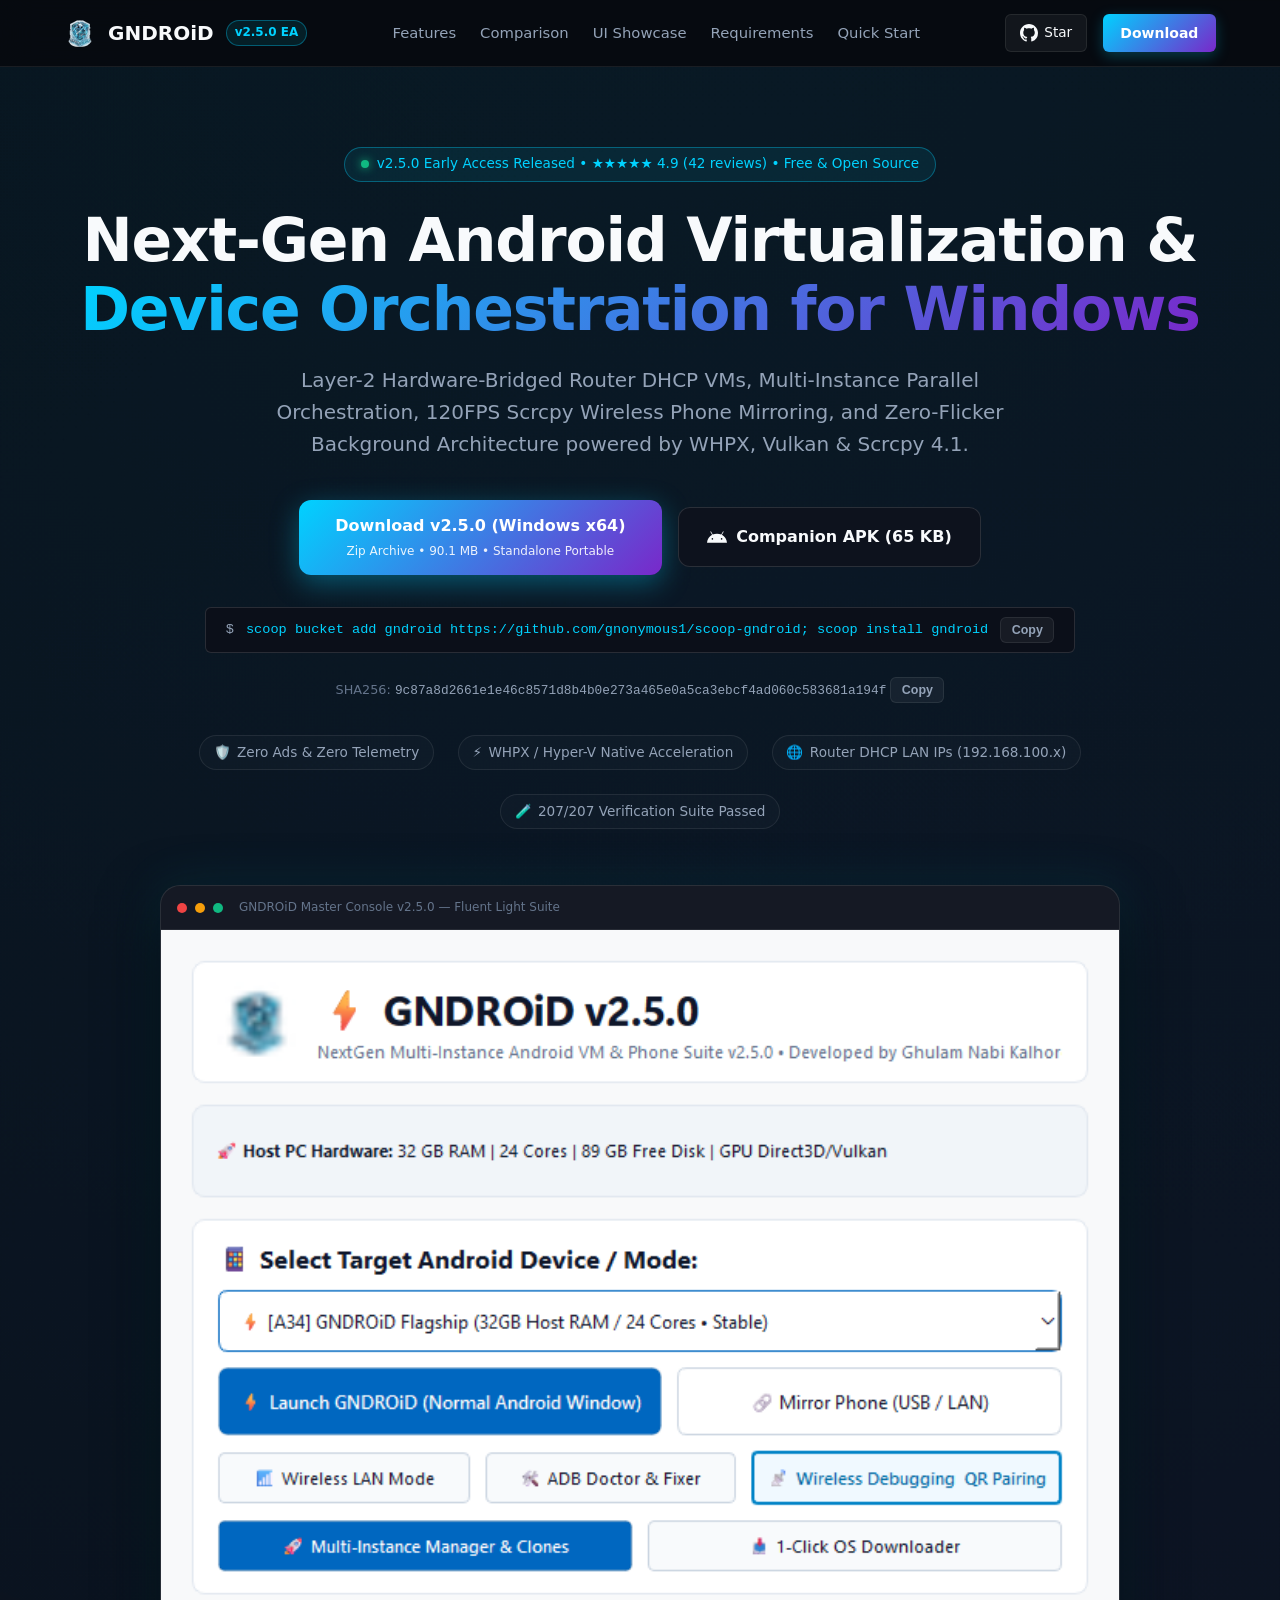
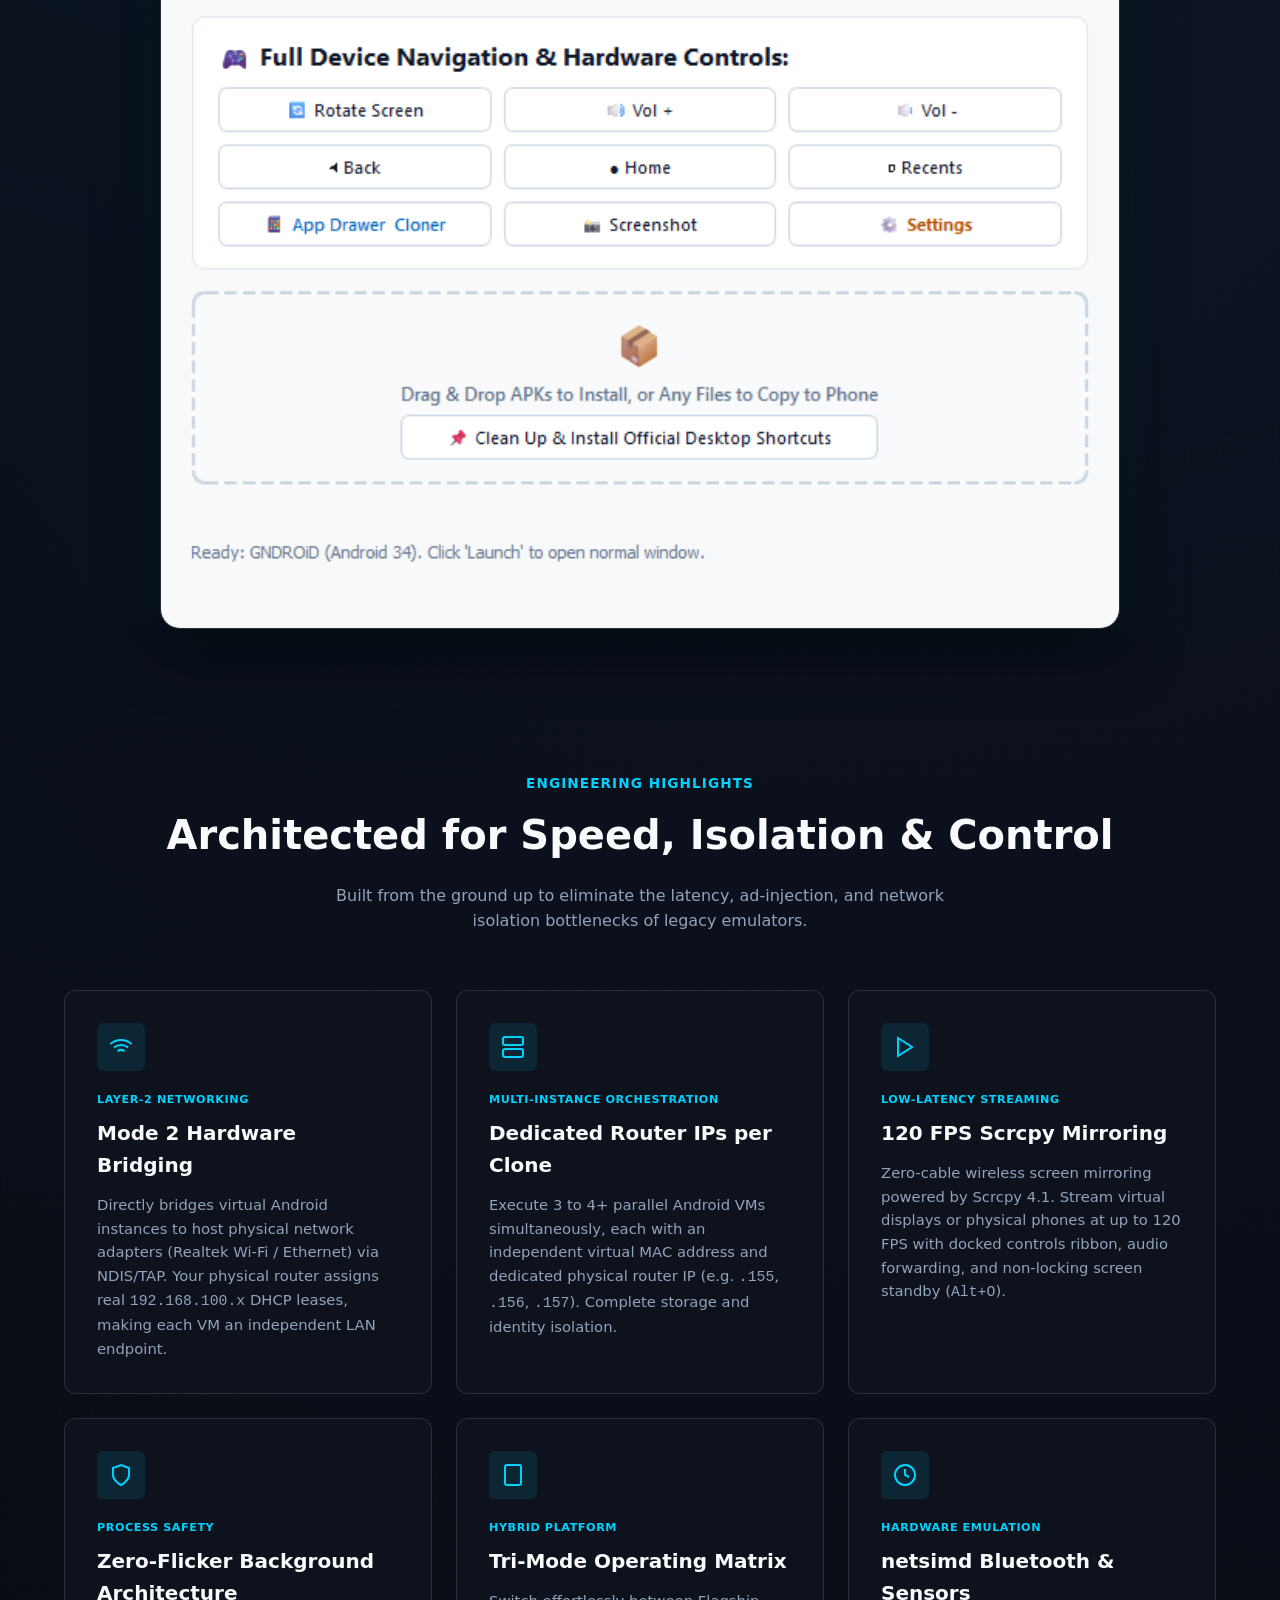
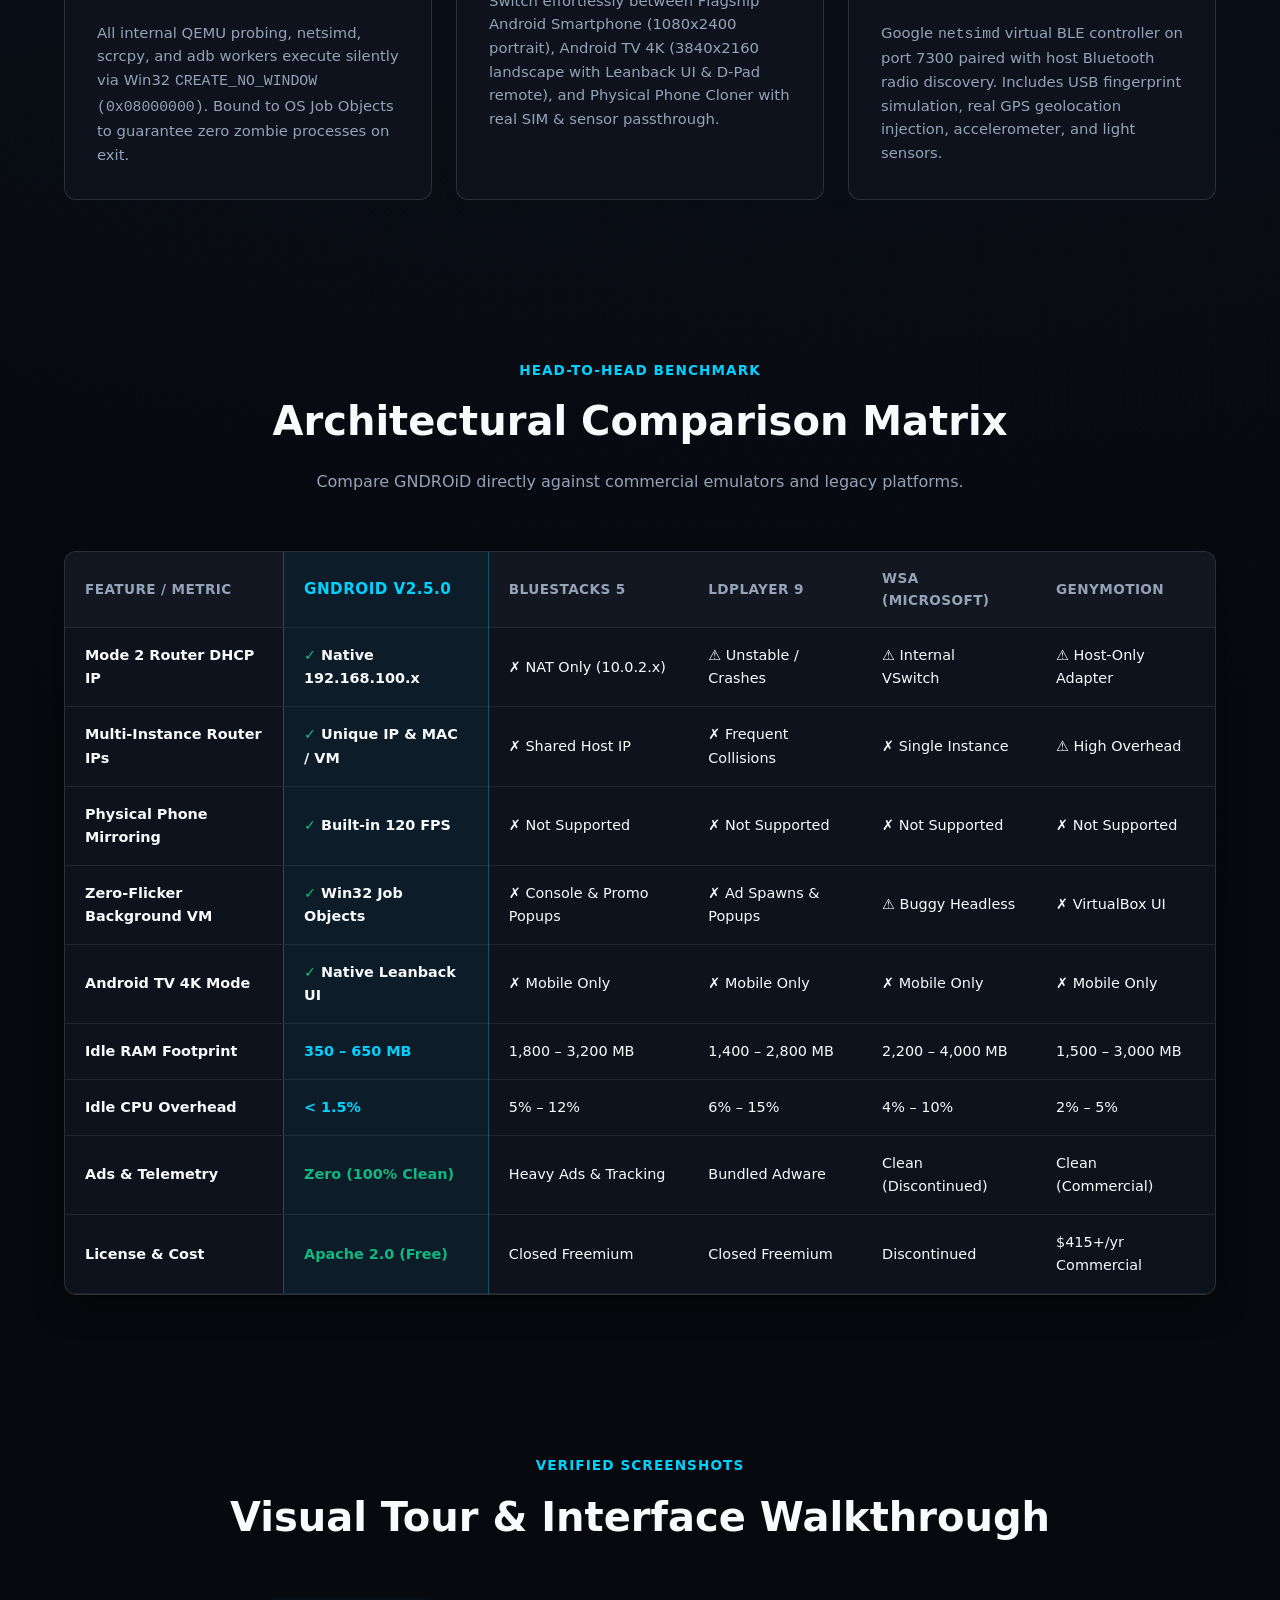
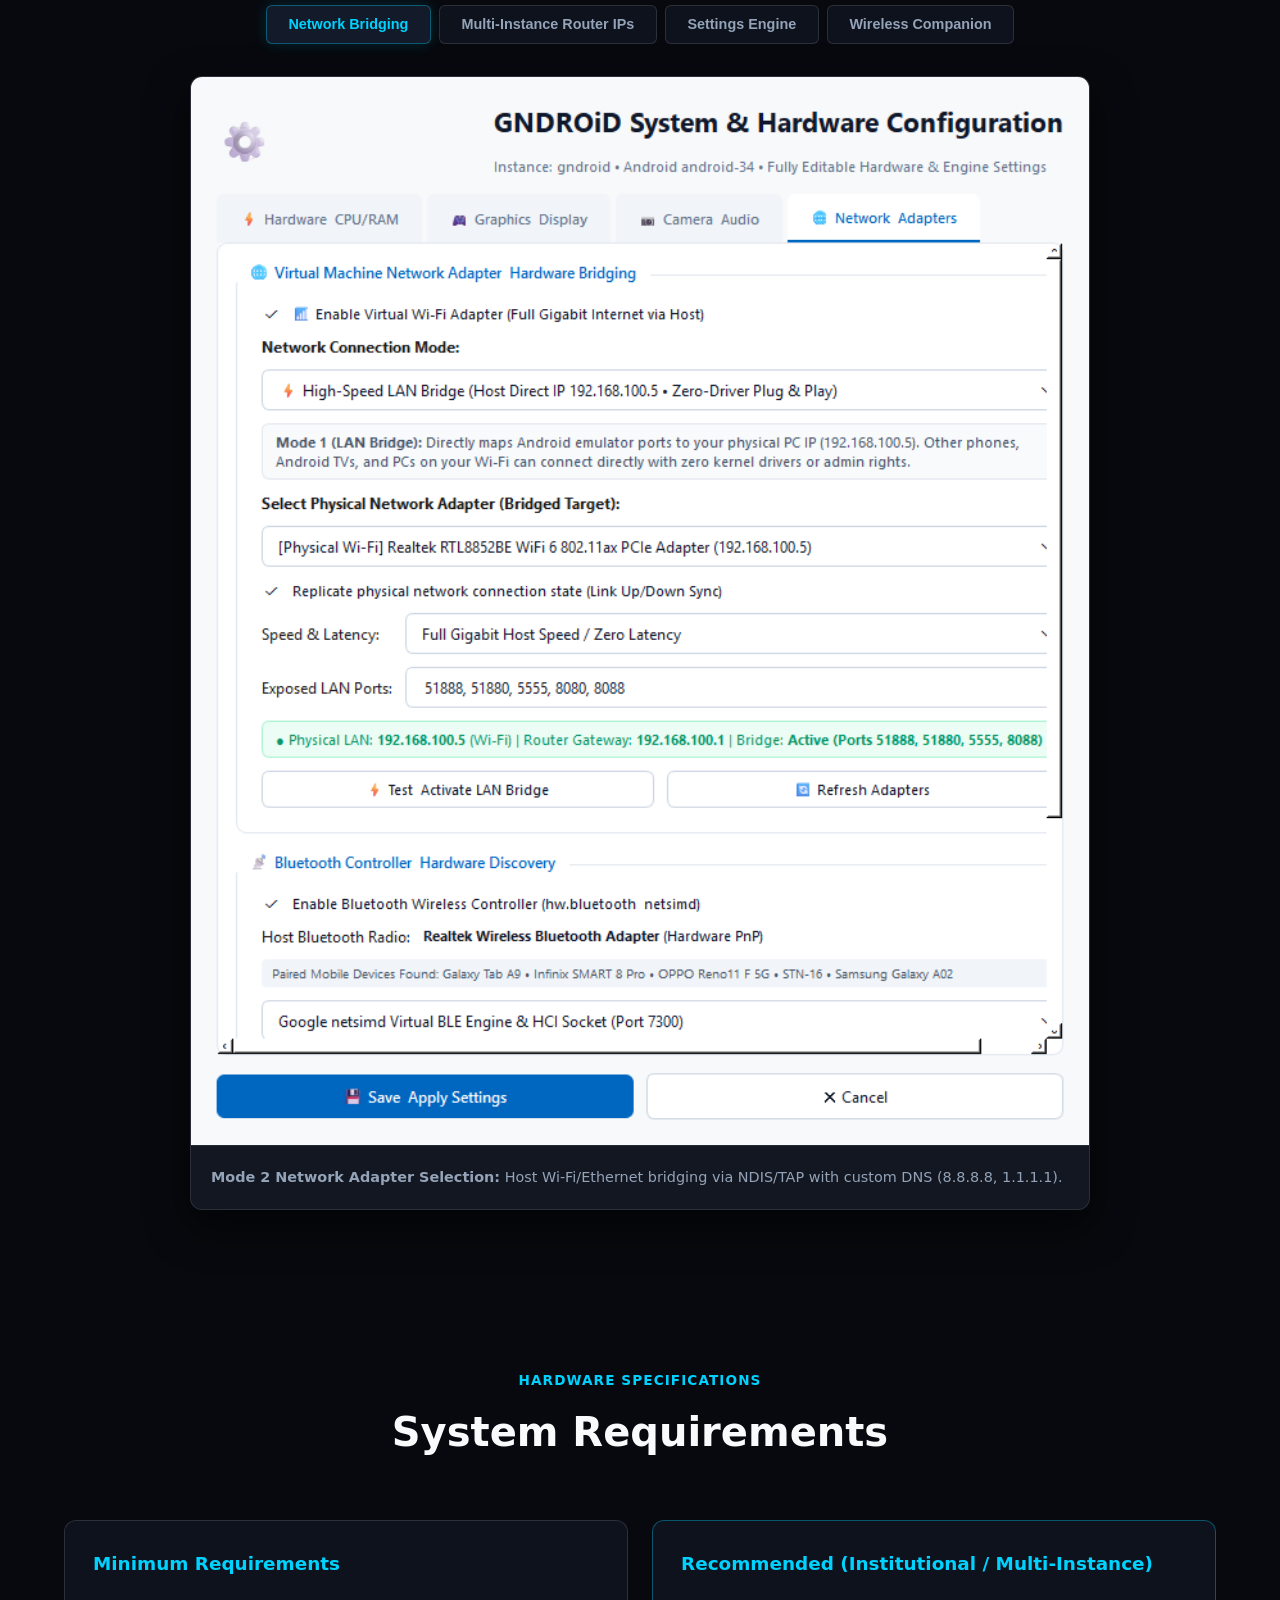
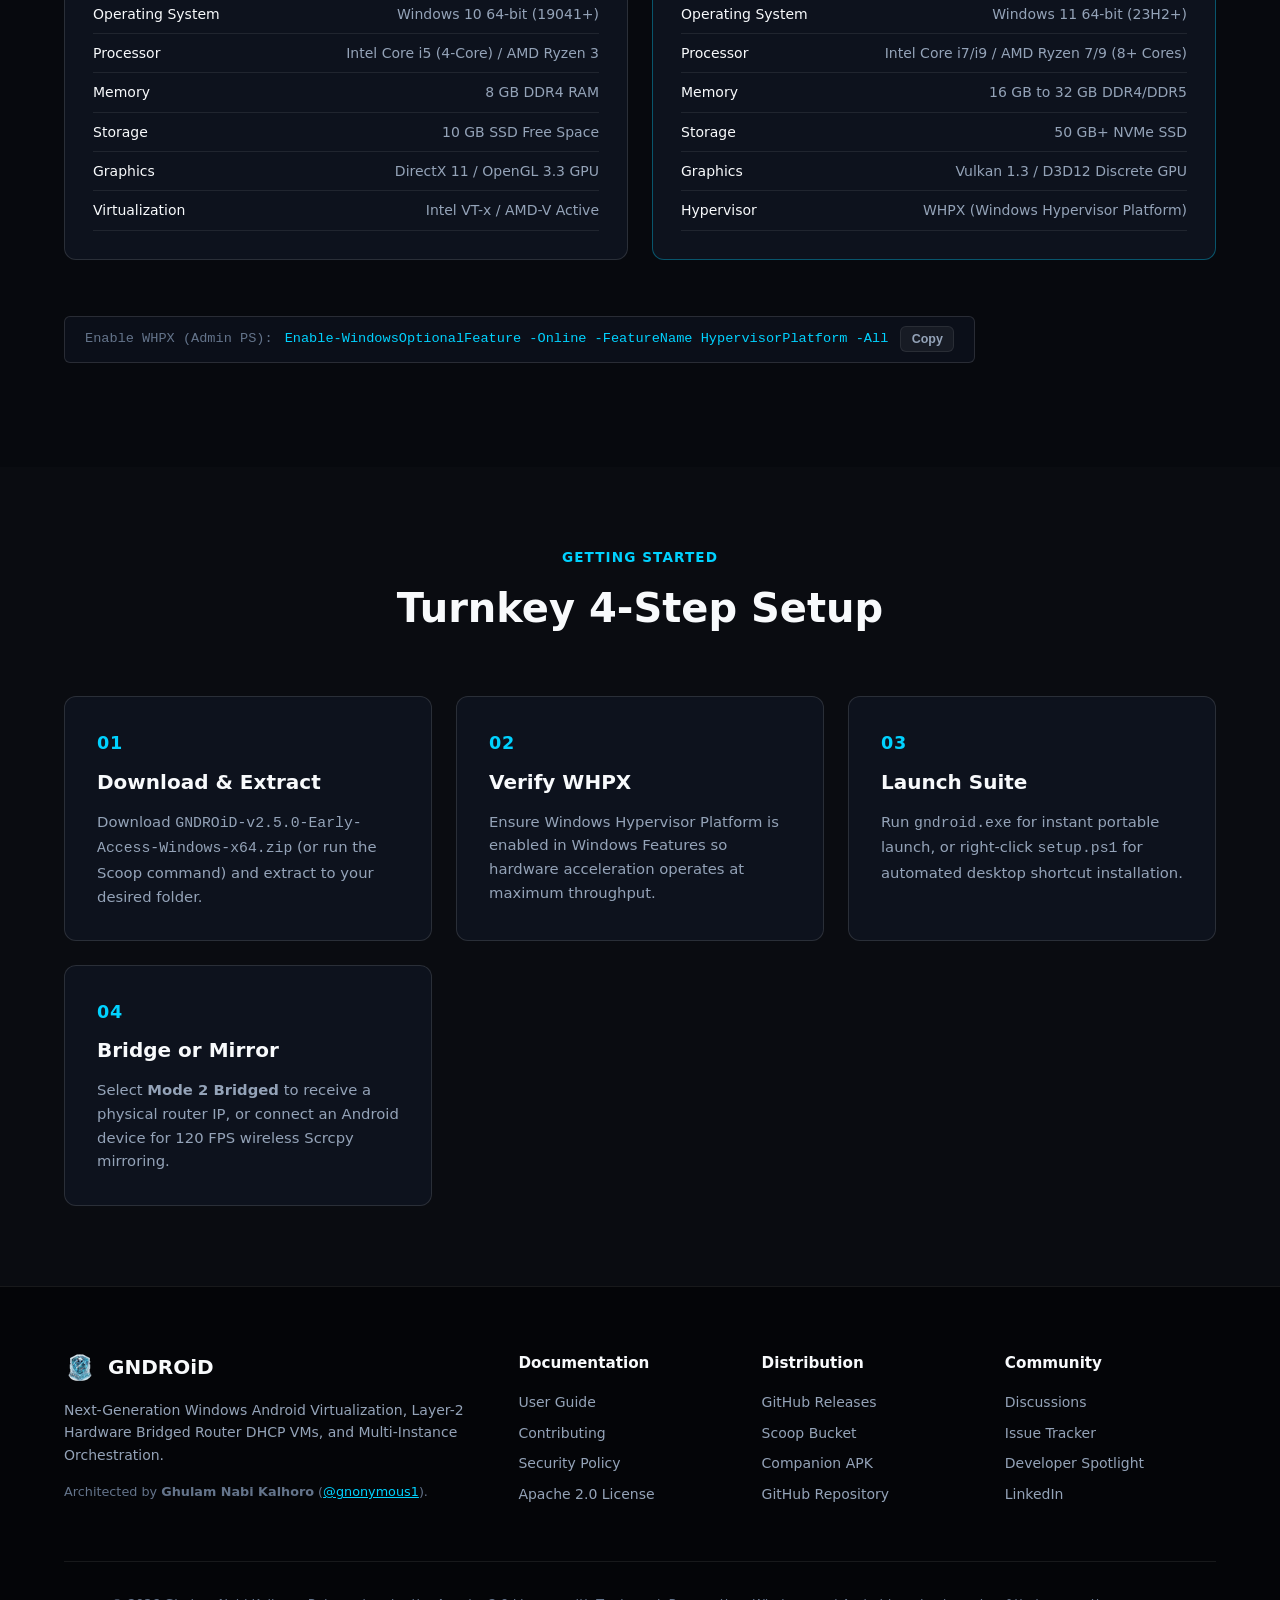
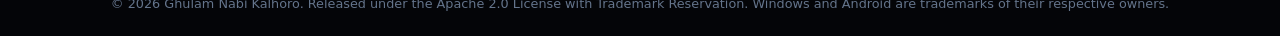
<file: index.html>
<!DOCTYPE html>
<html lang="en">
<head>
  <meta charset="UTF-8">
  <meta name="viewport" content="width=device-width, initial-scale=1.0">
  <title>GNDROiD v2.5.0 Early Access — Next-Gen Windows Android Virtualization</title>

  <!-- SEO & Canonical Metadata -->
  <link rel="canonical" href="https://gnonymous1.github.io/GNDROiD/">
  <meta name="title" content="GNDROiD v2.5.0 Early Access — Next-Gen Windows Android Virtualization">
  <meta name="description" content="Next-Gen Windows Android Emulator, Hardware-Bridged Router DHCP VM, Multi-Instance Orchestrator, 120FPS Wireless Phone Mirroring & Android TV Suite powered by WHPX, Vulkan, and Scrcpy.">
  <meta name="keywords" content="Android Emulator, Windows Virtualization, WHPX, Scrcpy, Network Bridging, Multi-Instance, DHCP VM, Android TV">
  <meta name="author" content="Ghulam Nabi Kalhoro">
  <meta name="robots" content="index, follow">

  <!-- OpenGraph Metadata (Facebook, LinkedIn, Discord, Slack) -->
  <meta property="og:type" content="website">
  <meta property="og:site_name" content="GNDROiD">
  <meta property="og:title" content="GNDROiD v2.5.0 Early Access — Next-Gen Windows Android Virtualization">
  <meta property="og:description" content="Institutional Android virtualization, Layer-2 hardware bridged router DHCP VMs, 120FPS wireless phone mirroring, and multi-instance orchestration for Windows 10/11.">
  <meta property="og:url" content="https://gnonymous1.github.io/GNDROiD/">
  <meta property="og:image" content="https://gnonymous1.github.io/GNDROiD/assets/images/hero_banner.png">
  <meta property="og:image:secure_url" content="https://gnonymous1.github.io/GNDROiD/assets/images/hero_banner.png">
  <meta property="og:image:type" content="image/png">
  <meta property="og:image:width" content="1200">
  <meta property="og:image:height" content="630">
  <meta property="og:image:alt" content="GNDROiD v2.5.0 Early Access Banner">
  <meta property="og:locale" content="en_US">

  <!-- Twitter Card Metadata -->
  <meta name="twitter:card" content="summary_large_image">
  <meta name="twitter:site" content="@gnkalhoro">
  <meta name="twitter:creator" content="@gnkalhoro">
  <meta name="twitter:title" content="GNDROiD v2.5.0 Early Access — Next-Gen Windows Android Virtualization">
  <meta name="twitter:description" content="Institutional Android virtualization, Layer-2 hardware bridged router DHCP VMs, 120FPS wireless phone mirroring, and multi-instance orchestration for Windows 10/11.">
  <meta name="twitter:image" content="https://gnonymous1.github.io/GNDROiD/assets/images/hero_banner.png">
  <meta name="twitter:image:alt" content="GNDROiD v2.5.0 Early Access Banner">

  <!-- Favicon -->
  <link rel="icon" type="image/png" href="./assets/images/gndroid_logo_3d.png">

  <!-- Stylesheet -->
  <link rel="stylesheet" href="./assets/css/style.css">

  <!-- Schema.org SoftwareApplication Structured Data (JSON-LD) -->
  <script type="application/ld+json">
  {
    "@context": "https://schema.org",
    "@type": "SoftwareApplication",
    "name": "GNDROiD",
    "alternateName": "GNDROiD Master Suite",
    "operatingSystem": "Windows 10, Windows 11",
    "applicationCategory": "UtilitiesApplication",
    "applicationSubCategory": "Android Virtualization & Emulation",
    "softwareVersion": "2.5.0",
    "datePublished": "2026-11-10",
    "offers": {
      "@type": "Offer",
      "price": "0",
      "priceCurrency": "USD",
      "availability": "https://schema.org/InStock"
    },
    "aggregateRating": {
      "@type": "AggregateRating",
      "ratingValue": "4.9",
      "ratingCount": "42",
      "bestRating": "5",
      "worstRating": "1"
    },
    "description": "Next-Gen Windows Android Emulator, Hardware-Bridged Router DHCP VM, Multi-Instance Orchestrator, 120FPS Wireless Phone Mirroring & Android TV Suite powered by WHPX, Vulkan, and Scrcpy.",
    "downloadUrl": "https://github.com/gnonymous1/GNDROiD/releases/download/v2.5.0/GNDROiD-v2.5.0-Early-Access-Windows-x64.zip",
    "fileSize": "94487685",
    "fileFormat": "application/zip",
    "encoding": {
      "@type": "MediaObject",
      "contentUrl": "https://github.com/gnonymous1/GNDROiD/releases/download/v2.5.0/GNDROiD-v2.5.0-Early-Access-Windows-x64.zip",
      "encodingFormat": "application/zip",
      "contentSize": "94487685",
      "sha256": "9c87a8d2661e1e46c8571d8b4b0e273a465e0a5ca3ebcf4ad060c583681a194f"
    },
    "identifier": {
      "@type": "PropertyValue",
      "propertyID": "SHA-256",
      "value": "9c87a8d2661e1e46c8571d8b4b0e273a465e0a5ca3ebcf4ad060c583681a194f"
    },
    "softwareRequirements": "Windows 10/11 64-bit, WHPX/Hyper-V enabled, Vulkan 1.2+ capable GPU, 8GB RAM",
    "memoryRequirements": "8 GB",
    "storageRequirements": "10 GB",
    "author": {
      "@type": "Person",
      "name": "Ghulam Nabi Kalhoro",
      "url": "https://github.com/gnonymous1"
    },
    "publisher": {
      "@type": "Person",
      "name": "Ghulam Nabi Kalhoro",
      "url": "https://github.com/gnonymous1"
    },
    "url": "https://gnonymous1.github.io/GNDROiD/",
    "image": "https://gnonymous1.github.io/GNDROiD/assets/images/hero_banner.png",
    "screenshot": [
      "https://raw.githubusercontent.com/gnonymous1/GNDROiD/master/assets/screenshots/network_bridging.png",
      "https://raw.githubusercontent.com/gnonymous1/GNDROiD/master/assets/screenshots/multi_instance.png",
      "https://raw.githubusercontent.com/gnonymous1/GNDROiD/master/assets/screenshots/settings_tabs.png",
      "https://raw.githubusercontent.com/gnonymous1/GNDROiD/master/assets/screenshots/companion_app.png"
    ],
    "featureList": [
      "Mode 2 Hardware Bridged Networking with physical router DHCP lease assignment",
      "Multi-Instance parallel execution with independent MAC and LAN IP addresses",
      "Silent zero-flicker background architecture (Win32 CREATE_NO_WINDOW)",
      "Google netsimd virtual Bluetooth HCI controller on Port 7300",
      "Zero-cable wireless screen mirroring up to 120 FPS via Scrcpy 4.1",
      "Native Windows PowerShell and Inno Setup automated deployers"
    ]
  }
  </script>
</head>
<body>

  <!-- Navigation Bar -->
  <header class="navbar">
    <div class="container nav-container">
      <a href="#" class="nav-brand">
        <img src="./assets/images/gndroid_logo_3d.png" alt="GNDROiD Shield Logo" width="32" height="32">
        <span>GNDROiD</span>
        <span class="badge">v2.5.0 EA</span>
      </a>
      <ul class="nav-links">
        <li><a href="#features">Features</a></li>
        <li><a href="#comparison">Comparison</a></li>
        <li><a href="#showcase">UI Showcase</a></li>
        <li><a href="#requirements">Requirements</a></li>
        <li><a href="#quickstart">Quick Start</a></li>
      </ul>
      <div class="nav-actions">
        <a href="https://github.com/gnonymous1/GNDROiD" target="_blank" rel="noopener" class="btn-github-star" title="Star on GitHub">
          <svg width="18" height="18" viewBox="0 0 24 24" fill="currentColor"><path d="M12 0C5.37 0 0 5.37 0 12c0 5.31 3.435 9.795 8.205 11.385.6.105.825-.255.825-.57 0-.285-.015-1.23-.015-2.235-3.015.555-3.795-.735-4.035-1.41-.135-.345-.72-1.41-1.23-1.695-.42-.225-1.02-.78-.015-.795.945-.015 1.62.87 1.845 1.23 1.08 1.815 2.805 1.305 3.495.99.105-.78.42-1.305.765-1.605-2.67-.3-5.46-1.335-5.46-5.925 0-1.305.465-2.385 1.23-3.225-.12-.3-.54-1.53.12-3.18 0 0 1.005-.315 3.3 1.23.96-.27 1.98-.405 3-.405s2.04.135 3 .405c2.295-1.56 3.3-1.23 3.3-1.23.66 1.65.24 2.88.12 3.18.765.84 1.23 1.905 1.23 3.225 0 4.605-2.805 5.625-5.475 5.925.435.375.81 1.095.81 2.22 0 1.605-.015 2.895-.015 3.3 0 .315.225.69.825.57A12.02 12.02 0 0024 12c0-6.63-5.37-12-12-12z"/></svg>
          <span>Star</span>
        </a>
        <a href="#hero" class="btn-cta-sm">Download</a>
      </div>
    </div>
  </header>

  <!-- Hero Section -->
  <section id="hero" class="hero-section">
    <div class="container">
      <div class="hero-pill">
        <span class="dot"></span>
        <span>v2.5.0 Early Access Released • ★★★★★ 4.9 (42 reviews) • Free & Open Source</span>
      </div>
      <h1 class="hero-title">
        Next-Gen Android Virtualization &<br>
        <span class="gradient-text">Device Orchestration for Windows</span>
      </h1>
      <p class="hero-subtitle">
        Layer-2 Hardware-Bridged Router DHCP VMs, Multi-Instance Parallel Orchestration, 120FPS Scrcpy Wireless Phone Mirroring, and Zero-Flicker Background Architecture powered by WHPX, Vulkan & Scrcpy 4.1.
      </p>

      <!-- Download CTAs -->
      <div class="hero-cta-group">
        <a href="https://github.com/gnonymous1/GNDROiD/releases/download/v2.5.0/GNDROiD-v2.5.0-Early-Access-Windows-x64.zip" class="btn-primary-download">
          <span>Download v2.5.0 (Windows x64)</span>
          <span class="btn-sub">Zip Archive • 90.1 MB • Standalone Portable</span>
        </a>
        <a href="https://github.com/gnonymous1/GNDROiD/releases/download/v2.5.0/GNDROiD_Companion.apk" class="btn-secondary-download">
          <svg width="20" height="20" viewBox="0 0 24 24" fill="currentColor"><path d="M17.523 15.3414c-.5511 0-.9993-.4486-.9993-.9997s.4482-.9993.9993-.9993c.551 0 .9993.4482.9993.9993.0001.5511-.4482.9997-.9993.9997m-11.046 0c-.5511 0-.9993-.4486-.9993-.9997s.4482-.9993.9993-.9993c.5511 0 .9993.4482.9993.9993 0 .5511-.4482.9997-.9993.9997m11.4045-6.02l1.9973-3.4592a.416.416 0 00-.1521-.5676.416.416 0 00-.5676.1521l-2.0223 3.503C15.5902 8.411 13.8533 8.0833 12 8.0833s-3.5902.3277-5.1369.8664L4.8408 5.4467a.4161.4161 0 00-.5677-.1521.4157.4157 0 00-.1521.5676l1.9973 3.4592C2.6889 11.1867.3432 14.6589 0 18.761h24c-.3432-4.1021-2.6889-7.5743-6.1185-9.4396"/></svg>
          <span>Companion APK (65 KB)</span>
        </a>
      </div>

      <!-- Scoop Command -->
      <div class="terminal-box">
        <span>$</span>
        <code id="scoop-cmd">scoop bucket add gndroid https://github.com/gnonymous1/scoop-gndroid; scoop install gndroid</code>
        <button class="btn-copy" onclick="copyToClipboard('scoop-cmd', this)" title="Copy Scoop command">Copy</button>
      </div>

      <!-- SHA256 Verification -->
      <div style="font-size:0.8rem; color:var(--text-dim); margin-bottom:2rem;">
        <span>SHA256: </span>
        <code id="sha256-val" style="color:var(--text-muted); font-family:var(--font-mono);">9c87a8d2661e1e46c8571d8b4b0e273a465e0a5ca3ebcf4ad060c583681a194f</code>
        <button class="btn-copy" onclick="copyToClipboard('sha256-val', this)" title="Copy SHA256">Copy</button>
      </div>

      <!-- Trust Badges -->
      <div class="trust-badges">
        <div class="trust-badge-item"><span>🛡️</span><span>Zero Ads & Zero Telemetry</span></div>
        <div class="trust-badge-item"><span>⚡</span><span>WHPX / Hyper-V Native Acceleration</span></div>
        <div class="trust-badge-item"><span>🌐</span><span>Router DHCP LAN IPs (192.168.100.x)</span></div>
        <div class="trust-badge-item"><span>🧪</span><span>207/207 Verification Suite Passed</span></div>
      </div>

      <!-- Hero Mockup Window -->
      <div class="mockup-wrapper">
        <div class="mockup-header">
          <div class="mockup-dot red"></div>
          <div class="mockup-dot yellow"></div>
          <div class="mockup-dot green"></div>
          <span style="font-size:0.75rem; color:var(--text-dim); margin-left:0.5rem;">GNDROiD Master Console v2.5.0 — Fluent Light Suite</span>
        </div>
        <div class="mockup-body">
          <img src="./assets/images/hero_banner.png" alt="GNDROiD Master Console Interface" width="900" height="1219">
        </div>
      </div>
    </div>
  </section>

  <!-- Features Section -->
  <section id="features" class="features-section">
    <div class="container">
      <div class="section-header">
        <div class="section-tag">ENGINEERING HIGHLIGHTS</div>
        <h2 class="section-title">Architected for Speed, Isolation & Control</h2>
        <p style="color:var(--text-muted); max-width:650px; margin:0 auto;">
          Built from the ground up to eliminate the latency, ad-injection, and network isolation bottlenecks of legacy emulators.
        </p>
      </div>

      <div class="features-grid">
        <!-- Feature 1 -->
        <div class="feature-card">
          <div class="feature-icon-wrapper">
            <svg width="24" height="24" viewBox="0 0 24 24" fill="none" stroke="currentColor" stroke-width="2"><path d="M5 12.55a11 11 0 0 1 14.08 0M1.42 9a16 16 0 0 1 21.16 0M8.53 16.11a6 6 0 0 1 6.95 0M12 20h.01"/></svg>
          </div>
          <div class="feature-pill">LAYER-2 NETWORKING</div>
          <h3 class="feature-title">Mode 2 Hardware Bridging</h3>
          <p class="feature-desc">
            Directly bridges virtual Android instances to host physical network adapters (Realtek Wi-Fi / Ethernet) via NDIS/TAP. Your physical router assigns real <code>192.168.100.x</code> DHCP leases, making each VM an independent LAN endpoint.
          </p>
        </div>

        <!-- Feature 2 -->
        <div class="feature-card">
          <div class="feature-icon-wrapper">
            <svg width="24" height="24" viewBox="0 0 24 24" fill="none" stroke="currentColor" stroke-width="2"><rect x="2" y="2" width="20" height="8" rx="2"/><rect x="2" y="14" width="20" height="8" rx="2"/><line x1="6" y1="6" x2="6.01" y2="6"/><line x1="6" y1="18" x2="6.01" y2="18"/></svg>
          </div>
          <div class="feature-pill">MULTI-INSTANCE ORCHESTRATION</div>
          <h3 class="feature-title">Dedicated Router IPs per Clone</h3>
          <p class="feature-desc">
            Execute 3 to 4+ parallel Android VMs simultaneously, each with an independent virtual MAC address and dedicated physical router IP (e.g. <code>.155</code>, <code>.156</code>, <code>.157</code>). Complete storage and identity isolation.
          </p>
        </div>

        <!-- Feature 3 -->
        <div class="feature-card">
          <div class="feature-icon-wrapper">
            <svg width="24" height="24" viewBox="0 0 24 24" fill="none" stroke="currentColor" stroke-width="2"><polygon points="5 3 19 12 5 21 5 3"/></svg>
          </div>
          <div class="feature-pill">LOW-LATENCY STREAMING</div>
          <h3 class="feature-title">120 FPS Scrcpy Mirroring</h3>
          <p class="feature-desc">
            Zero-cable wireless screen mirroring powered by Scrcpy 4.1. Stream virtual displays or physical phones at up to 120 FPS with docked controls ribbon, audio forwarding, and non-locking screen standby (<code>Alt+O</code>).
          </p>
        </div>

        <!-- Feature 4 -->
        <div class="feature-card">
          <div class="feature-icon-wrapper">
            <svg width="24" height="24" viewBox="0 0 24 24" fill="none" stroke="currentColor" stroke-width="2"><path d="M12 22s8-4 8-10V5l-8-3-8 3v7c0 6 8 10 8 10z"/></svg>
          </div>
          <div class="feature-pill">PROCESS SAFETY</div>
          <h3 class="feature-title">Zero-Flicker Background Architecture</h3>
          <p class="feature-desc">
            All internal QEMU probing, netsimd, scrcpy, and adb workers execute silently via Win32 <code>CREATE_NO_WINDOW (0x08000000)</code>. Bound to OS Job Objects to guarantee zero zombie processes on exit.
          </p>
        </div>

        <!-- Feature 5 -->
        <div class="feature-card">
          <div class="feature-icon-wrapper">
            <svg width="24" height="24" viewBox="0 0 24 24" fill="none" stroke="currentColor" stroke-width="2"><rect x="4" y="2" width="16" height="20" rx="2"/><line x1="12" y1="18" x2="12.01" y2="18"/></svg>
          </div>
          <div class="feature-pill">HYBRID PLATFORM</div>
          <h3 class="feature-title">Tri-Mode Operating Matrix</h3>
          <p class="feature-desc">
            Switch effortlessly between Flagship Android Smartphone (1080x2400 portrait), Android TV 4K (3840x2160 landscape with Leanback UI & D-Pad remote), and Physical Phone Cloner with real SIM & sensor passthrough.
          </p>
        </div>

        <!-- Feature 6 -->
        <div class="feature-card">
          <div class="feature-icon-wrapper">
            <svg width="24" height="24" viewBox="0 0 24 24" fill="none" stroke="currentColor" stroke-width="2"><circle cx="12" cy="12" r="10"/><path d="M12 6v6l4 2"/></svg>
          </div>
          <div class="feature-pill">HARDWARE EMULATION</div>
          <h3 class="feature-title">netsimd Bluetooth & Sensors</h3>
          <p class="feature-desc">
            Google <code>netsimd</code> virtual BLE controller on port 7300 paired with host Bluetooth radio discovery. Includes USB fingerprint simulation, real GPS geolocation injection, accelerometer, and light sensors.
          </p>
        </div>
      </div>
    </div>
  </section>

  <!-- Comparison Matrix -->
  <section id="comparison" class="comparison-section">
    <div class="container">
      <div class="section-header">
        <div class="section-tag">HEAD-TO-HEAD BENCHMARK</div>
        <h2 class="section-title">Architectural Comparison Matrix</h2>
        <p style="color:var(--text-muted); max-width:650px; margin:0 auto;">
          Compare GNDROiD directly against commercial emulators and legacy platforms.
        </p>
      </div>

      <div class="table-wrapper">
        <table class="comparison-table">
          <thead>
            <tr>
              <th>Feature / Metric</th>
              <th class="highlight-col">GNDROiD v2.5.0</th>
              <th>BlueStacks 5</th>
              <th>LDPlayer 9</th>
              <th>WSA (Microsoft)</th>
              <th>Genymotion</th>
            </tr>
          </thead>
          <tbody>
            <tr>
              <td><strong>Mode 2 Router DHCP IP</strong></td>
              <td class="highlight-col"><span style="color:var(--accent-green);">✓</span> Native 192.168.100.x</td>
              <td>✗ NAT Only (10.0.2.x)</td>
              <td>⚠ Unstable / Crashes</td>
              <td>⚠ Internal VSwitch</td>
              <td>⚠ Host-Only Adapter</td>
            </tr>
            <tr>
              <td><strong>Multi-Instance Router IPs</strong></td>
              <td class="highlight-col"><span style="color:var(--accent-green);">✓</span> Unique IP & MAC / VM</td>
              <td>✗ Shared Host IP</td>
              <td>✗ Frequent Collisions</td>
              <td>✗ Single Instance</td>
              <td>⚠ High Overhead</td>
            </tr>
            <tr>
              <td><strong>Physical Phone Mirroring</strong></td>
              <td class="highlight-col"><span style="color:var(--accent-green);">✓</span> Built-in 120 FPS</td>
              <td>✗ Not Supported</td>
              <td>✗ Not Supported</td>
              <td>✗ Not Supported</td>
              <td>✗ Not Supported</td>
            </tr>
            <tr>
              <td><strong>Zero-Flicker Background VM</strong></td>
              <td class="highlight-col"><span style="color:var(--accent-green);">✓</span> Win32 Job Objects</td>
              <td>✗ Console & Promo Popups</td>
              <td>✗ Ad Spawns & Popups</td>
              <td>⚠ Buggy Headless</td>
              <td>✗ VirtualBox UI</td>
            </tr>
            <tr>
              <td><strong>Android TV 4K Mode</strong></td>
              <td class="highlight-col"><span style="color:var(--accent-green);">✓</span> Native Leanback UI</td>
              <td>✗ Mobile Only</td>
              <td>✗ Mobile Only</td>
              <td>✗ Mobile Only</td>
              <td>✗ Mobile Only</td>
            </tr>
            <tr>
              <td><strong>Idle RAM Footprint</strong></td>
              <td class="highlight-col"><strong style="color:var(--accent-cyan);">350 – 650 MB</strong></td>
              <td>1,800 – 3,200 MB</td>
              <td>1,400 – 2,800 MB</td>
              <td>2,200 – 4,000 MB</td>
              <td>1,500 – 3,000 MB</td>
            </tr>
            <tr>
              <td><strong>Idle CPU Overhead</strong></td>
              <td class="highlight-col"><strong style="color:var(--accent-cyan);">&lt; 1.5%</strong></td>
              <td>5% – 12%</td>
              <td>6% – 15%</td>
              <td>4% – 10%</td>
              <td>2% – 5%</td>
            </tr>
            <tr>
              <td><strong>Ads & Telemetry</strong></td>
              <td class="highlight-col"><span style="color:var(--accent-green);">Zero (100% Clean)</span></td>
              <td>Heavy Ads & Tracking</td>
              <td>Bundled Adware</td>
              <td>Clean (Discontinued)</td>
              <td>Clean (Commercial)</td>
            </tr>
            <tr>
              <td><strong>License & Cost</strong></td>
              <td class="highlight-col"><strong style="color:var(--accent-green);">Apache 2.0 (Free)</strong></td>
              <td>Closed Freemium</td>
              <td>Closed Freemium</td>
              <td>Discontinued</td>
              <td>$415+/yr Commercial</td>
            </tr>
          </tbody>
        </table>
      </div>
    </div>
  </section>

  <!-- Showcase Gallery Section -->
  <section id="showcase" class="showcase-section">
    <div class="container">
      <div class="section-header">
        <div class="section-tag">VERIFIED SCREENSHOTS</div>
        <h2 class="section-title">Visual Tour & Interface Walkthrough</h2>
      </div>

      <div class="tabs-nav">
        <button class="tab-btn active" onclick="switchTab('tab-net', this)">Network Bridging</button>
        <button class="tab-btn" onclick="switchTab('tab-multi', this)">Multi-Instance Router IPs</button>
        <button class="tab-btn" onclick="switchTab('tab-settings', this)">Settings Engine</button>
        <button class="tab-btn" onclick="switchTab('tab-companion', this)">Wireless Companion</button>
      </div>

      <div id="tab-net" class="tab-pane active">
        <div class="gallery-card">
          <img src="./assets/images/network_bridging.png" alt="Mode 2 Hardware Bridged Network Adapters" width="700" height="833" loading="lazy">
          <div class="gallery-caption">
            <strong>Mode 2 Network Adapter Selection:</strong> Host Wi-Fi/Ethernet bridging via NDIS/TAP with custom DNS (8.8.8.8, 1.1.1.1).
          </div>
        </div>
      </div>

      <div id="tab-multi" class="tab-pane">
        <div class="gallery-card">
          <img src="./assets/images/multi_instance_ips.png" alt="Multi-Instance Manager with Distinct Router IPs" width="1180" height="700" loading="lazy">
          <div class="gallery-caption">
            <strong>Parallel Multi-Instance Manager:</strong> Instances running simultaneously with dedicated router IPs (.155, .156, .157) and independent MAC addresses.
          </div>
        </div>
      </div>

      <div id="tab-settings" class="tab-pane">
        <div class="gallery-card">
          <img src="./assets/images/settings_graphics.png" alt="Graphics and Vulkan Settings Engine" width="700" height="833" loading="lazy">
          <div class="gallery-caption">
            <strong>Graphics & Hardware Settings:</strong> Resolution presets, Vulkan 1.3 host passthrough, 120 FPS high-refresh rate selector, and WHPX acceleration.
          </div>
        </div>
      </div>

      <div id="tab-companion" class="tab-pane">
        <div class="gallery-card">
          <img src="./assets/images/companion_live_mirror.jpg" alt="Physical Smartphone Wireless Scrcpy Streaming" width="480" height="800" loading="lazy">
          <div class="gallery-caption">
            <strong>Physical Phone Wireless Streaming:</strong> High-fps live mirroring with docked controls ribbon and audio forwarding via Companion APK.
          </div>
        </div>
      </div>
    </div>
  </section>

  <!-- System Requirements -->
  <section id="requirements" class="features-section">
    <div class="container">
      <div class="section-header">
        <div class="section-tag">HARDWARE SPECIFICATIONS</div>
        <h2 class="section-title">System Requirements</h2>
      </div>

      <div class="requirements-grid">
        <div class="req-card">
          <h3>Minimum Requirements</h3>
          <ul class="req-list">
            <li><span>Operating System</span><span class="val">Windows 10 64-bit (19041+)</span></li>
            <li><span>Processor</span><span class="val">Intel Core i5 (4-Core) / AMD Ryzen 3</span></li>
            <li><span>Memory</span><span class="val">8 GB DDR4 RAM</span></li>
            <li><span>Storage</span><span class="val">10 GB SSD Free Space</span></li>
            <li><span>Graphics</span><span class="val">DirectX 11 / OpenGL 3.3 GPU</span></li>
            <li><span>Virtualization</span><span class="val">Intel VT-x / AMD-V Active</span></li>
          </ul>
        </div>
        <div class="req-card" style="border-color:var(--border-glow);">
          <h3>Recommended (Institutional / Multi-Instance)</h3>
          <ul class="req-list">
            <li><span>Operating System</span><span class="val">Windows 11 64-bit (23H2+)</span></li>
            <li><span>Processor</span><span class="val">Intel Core i7/i9 / AMD Ryzen 7/9 (8+ Cores)</span></li>
            <li><span>Memory</span><span class="val">16 GB to 32 GB DDR4/DDR5</span></li>
            <li><span>Storage</span><span class="val">50 GB+ NVMe SSD</span></li>
            <li><span>Graphics</span><span class="val">Vulkan 1.3 / D3D12 Discrete GPU</span></li>
            <li><span>Hypervisor</span><span class="val">WHPX (Windows Hypervisor Platform)</span></li>
          </ul>
        </div>
      </div>

      <!-- WHPX PowerShell Snippet -->
      <div class="terminal-box" style="margin-top:1.5rem;">
        <span style="color:var(--text-dim);">Enable WHPX (Admin PS): </span>
        <code id="whpx-cmd">Enable-WindowsOptionalFeature -Online -FeatureName HypervisorPlatform -All</code>
        <button class="btn-copy" onclick="copyToClipboard('whpx-cmd', this)" title="Copy Command">Copy</button>
      </div>
    </div>
  </section>

  <!-- Quick Start Guide -->
  <section id="quickstart" class="features-section" style="background:rgba(255,255,255,0.01);">
    <div class="container">
      <div class="section-header">
        <div class="section-tag">GETTING STARTED</div>
        <h2 class="section-title">Turnkey 4-Step Setup</h2>
      </div>

      <div class="features-grid">
        <div class="feature-card">
          <div class="feature-pill" style="font-size:1.1rem; color:var(--accent-cyan);">01</div>
          <h3 class="feature-title">Download & Extract</h3>
          <p class="feature-desc">
            Download <code>GNDROiD-v2.5.0-Early-Access-Windows-x64.zip</code> (or run the Scoop command) and extract to your desired folder.
          </p>
        </div>
        <div class="feature-card">
          <div class="feature-pill" style="font-size:1.1rem; color:var(--accent-cyan);">02</div>
          <h3 class="feature-title">Verify WHPX</h3>
          <p class="feature-desc">
            Ensure Windows Hypervisor Platform is enabled in Windows Features so hardware acceleration operates at maximum throughput.
          </p>
        </div>
        <div class="feature-card">
          <div class="feature-pill" style="font-size:1.1rem; color:var(--accent-cyan);">03</div>
          <h3 class="feature-title">Launch Suite</h3>
          <p class="feature-desc">
            Run <code>gndroid.exe</code> for instant portable launch, or right-click <code>setup.ps1</code> for automated desktop shortcut installation.
          </p>
        </div>
        <div class="feature-card">
          <div class="feature-pill" style="font-size:1.1rem; color:var(--accent-cyan);">04</div>
          <h3 class="feature-title">Bridge or Mirror</h3>
          <p class="feature-desc">
            Select <strong>Mode 2 Bridged</strong> to receive a physical router IP, or connect an Android device for 120 FPS wireless Scrcpy mirroring.
          </p>
        </div>
      </div>
    </div>
  </section>

  <!-- Footer -->
  <footer class="footer">
    <div class="container">
      <div class="footer-grid">
        <div class="footer-col">
          <div class="nav-brand" style="margin-bottom:1rem;">
            <img src="./assets/images/gndroid_logo_3d.png" alt="Logo" width="28" height="28">
            <span>GNDROiD</span>
          </div>
          <p style="color:var(--text-muted); font-size:0.875rem; margin-bottom:1rem; line-height:1.6;">
            Next-Generation Windows Android Virtualization, Layer-2 Hardware Bridged Router DHCP VMs, and Multi-Instance Orchestration.
          </p>
          <p style="color:var(--text-dim); font-size:0.8rem;">
            Architected by <strong>Ghulam Nabi Kalhoro</strong> (<a href="https://github.com/gnonymous1" target="_blank" rel="noopener" style="color:var(--accent-cyan);">@gnonymous1</a>).
          </p>
        </div>

        <div class="footer-col">
          <h4>Documentation</h4>
          <ul>
            <li><a href="https://github.com/gnonymous1/GNDROiD/blob/master/INSTALL_AND_USER_GUIDE.md" target="_blank" rel="noopener">User Guide</a></li>
            <li><a href="https://github.com/gnonymous1/GNDROiD/blob/master/CONTRIBUTING.md" target="_blank" rel="noopener">Contributing</a></li>
            <li><a href="https://github.com/gnonymous1/GNDROiD/blob/master/SECURITY.md" target="_blank" rel="noopener">Security Policy</a></li>
            <li><a href="https://github.com/gnonymous1/GNDROiD/blob/master/LICENSE" target="_blank" rel="noopener">Apache 2.0 License</a></li>
          </ul>
        </div>

        <div class="footer-col">
          <h4>Distribution</h4>
          <ul>
            <li><a href="https://github.com/gnonymous1/GNDROiD/releases/tag/v2.5.0" target="_blank" rel="noopener">GitHub Releases</a></li>
            <li><a href="https://github.com/gnonymous1/scoop-gndroid" target="_blank" rel="noopener">Scoop Bucket</a></li>
            <li><a href="https://github.com/gnonymous1/GNDROiD/releases/download/v2.5.0/GNDROiD_Companion.apk" target="_blank" rel="noopener">Companion APK</a></li>
            <li><a href="https://github.com/gnonymous1/GNDROiD" target="_blank" rel="noopener">GitHub Repository</a></li>
          </ul>
        </div>

        <div class="footer-col">
          <h4>Community</h4>
          <ul>
            <li><a href="https://github.com/gnonymous1/GNDROiD/discussions" target="_blank" rel="noopener">Discussions</a></li>
            <li><a href="https://github.com/gnonymous1/GNDROiD/issues" target="_blank" rel="noopener">Issue Tracker</a></li>
            <li><a href="https://github.com/gnonymous1/gnonymous1" target="_blank" rel="noopener">Developer Spotlight</a></li>
            <li><a href="https://www.linkedin.com/in/gnkalhoro/" target="_blank" rel="noopener">LinkedIn</a></li>
          </ul>
        </div>
      </div>

      <div class="footer-bottom">
        <p>© 2026 Ghulam Nabi Kalhoro. Released under the Apache 2.0 License with Trademark Reservation. Windows and Android are trademarks of their respective owners.</p>
      </div>
    </div>
  </footer>

  <!-- Vanilla JS Interactions -->
  <script>
    function copyToClipboard(elementId, btn) {
      const text = document.getElementById(elementId).innerText;
      navigator.clipboard.writeText(text).then(() => {
        const origText = btn.innerText;
        btn.innerText = "Copied!";
        btn.style.color = "var(--accent-green)";
        setTimeout(() => {
          btn.innerText = origText;
          btn.style.color = "";
        }, 2000);
      });
    }

    function switchTab(tabId, btn) {
      document.querySelectorAll('.tab-pane').forEach(el => el.classList.remove('active'));
      document.querySelectorAll('.tab-btn').forEach(el => el.classList.remove('active'));
      document.getElementById(tabId).classList.add('active');
      btn.classList.add('active');
    }
  </script>
</body>
</html>
</file>
<file: assets/css/style.css>
/* ==========================================================================
   GNDROiD v2.5.0 Modern Dark Design System
   Next-Gen Windows Android Virtualization & Device Orchestration
   ========================================================================== */

:root {
  /* Color Palette */
  --bg-dark: #07090e;
  --bg-darker: #040508;
  --bg-card: #0d121d;
  --bg-card-hover: #131b2a;
  --bg-glass: rgba(13, 18, 29, 0.75);
  --code-bg: #0b0f19;
  --border-subtle: rgba(255, 255, 255, 0.08);
  --border-card: rgba(255, 255, 255, 0.12);
  --border-glow: rgba(0, 210, 255, 0.35);

  /* Accents */
  --accent-cyan: #00d2ff;
  --accent-cyan-dark: #0099cc;
  --accent-purple: #9d4edd;
  --accent-green: #10b981;
  --accent-gradient: linear-gradient(135deg, #00d2ff 0%, #7928ca 100%);
  --accent-glow: rgba(0, 210, 255, 0.15);

  /* Typography */
  --font-sans: system-ui, -apple-system, BlinkMacSystemFont, "Segoe UI", Roboto, "Helvetica Neue", Arial, sans-serif;
  --font-mono: ui-monospace, "SFMono-Regular", Menlo, Monaco, Consolas, "Liberation Mono", "Courier New", monospace;
  --text-main: #f8fafc;
  --text-muted: #94a3b8;
  --text-dim: #64748b;

  /* Layout */
  --container-max: 1200px;
  --radius-sm: 6px;
  --radius-md: 12px;
  --radius-lg: 20px;
  --radius-pill: 9999px;
  --transition: all 0.25s cubic-bezier(0.16, 1, 0.3, 1);
}

/* Base Resets */
*, *::before, *::after {
  box-sizing: border-box;
  margin: 0;
  padding: 0;
}

html {
  scroll-behavior: smooth;
  font-family: var(--font-sans);
  background-color: var(--bg-dark);
  color: var(--text-main);
  line-height: 1.6;
  -webkit-font-smoothing: antialiased;
}

body {
  overflow-x: hidden;
  background: radial-gradient(circle at 50% 0%, rgba(0, 210, 255, 0.08), transparent 50%),
              radial-gradient(circle at 80% 20%, rgba(121, 40, 202, 0.06), transparent 40%),
              var(--bg-dark);
}

.container {
  max-width: var(--container-max);
  margin: 0 auto;
  padding: 0 1.5rem;
}

/* Navigation */
.navbar {
  position: sticky;
  top: 0;
  z-index: 1000;
  background: rgba(7, 9, 14, 0.85);
  backdrop-filter: blur(16px);
  -webkit-backdrop-filter: blur(16px);
  border-bottom: 1px solid var(--border-subtle);
  padding: 0.85rem 0;
}

.nav-container {
  display: flex;
  align-items: center;
  justify-content: space-between;
}

.nav-brand {
  display: flex;
  align-items: center;
  gap: 0.75rem;
  text-decoration: none;
  color: var(--text-main);
  font-weight: 700;
  font-size: 1.25rem;
}

.nav-brand img {
  width: 32px;
  height: 32px;
  border-radius: var(--radius-sm);
  display: block;
}

.nav-brand .badge {
  font-size: 0.75rem;
  padding: 0.15rem 0.5rem;
  border-radius: var(--radius-pill);
  background: rgba(0, 210, 255, 0.1);
  color: var(--accent-cyan);
  border: 1px solid var(--border-glow);
}

.nav-links {
  display: flex;
  list-style: none;
  gap: 1.5rem;
}

.nav-links a {
  text-decoration: none;
  color: var(--text-muted);
  font-size: 0.925rem;
  font-weight: 500;
  transition: var(--transition);
}

.nav-links a:hover {
  color: var(--accent-cyan);
}

.nav-actions {
  display: flex;
  align-items: center;
  gap: 1rem;
}

.btn-github-star {
  display: inline-flex;
  align-items: center;
  gap: 0.4rem;
  padding: 0.45rem 0.85rem;
  border-radius: var(--radius-sm);
  background: rgba(255, 255, 255, 0.05);
  border: 1px solid var(--border-subtle);
  color: var(--text-main);
  text-decoration: none;
  font-size: 0.85rem;
  font-weight: 500;
  transition: var(--transition);
}

.btn-github-star:hover {
  background: rgba(255, 255, 255, 0.1);
  border-color: var(--border-glow);
  color: var(--accent-cyan);
}

.btn-cta-sm {
  background: var(--accent-gradient);
  color: #fff;
  text-decoration: none;
  font-weight: 600;
  font-size: 0.875rem;
  padding: 0.5rem 1.1rem;
  border-radius: var(--radius-sm);
  transition: var(--transition);
  box-shadow: 0 4px 14px rgba(0, 210, 255, 0.25);
}

.btn-cta-sm:hover {
  transform: translateY(-1px);
  box-shadow: 0 6px 20px rgba(0, 210, 255, 0.4);
}

/* Hero Section */
.hero-section {
  padding: 5rem 0 4rem;
  text-align: center;
}

.hero-pill {
  display: inline-flex;
  align-items: center;
  gap: 0.5rem;
  padding: 0.35rem 1rem;
  border-radius: var(--radius-pill);
  background: rgba(0, 210, 255, 0.08);
  border: 1px solid var(--border-glow);
  font-size: 0.85rem;
  color: var(--accent-cyan);
  margin-bottom: 1.5rem;
}

.hero-pill .dot {
  width: 8px;
  height: 8px;
  border-radius: 50%;
  background: var(--accent-green);
  box-shadow: 0 0 10px var(--accent-green);
}

.hero-title {
  font-size: clamp(2.25rem, 5vw, 3.75rem);
  font-weight: 800;
  line-height: 1.15;
  margin-bottom: 1.25rem;
  letter-spacing: -0.02em;
}

.gradient-text {
  background: var(--accent-gradient);
  -webkit-background-clip: text;
  -webkit-text-fill-color: transparent;
}

.hero-subtitle {
  font-size: clamp(1rem, 2vw, 1.25rem);
  color: var(--text-muted);
  max-width: 820px;
  margin: 0 auto 2.5rem;
  line-height: 1.6;
}

.hero-cta-group {
  display: flex;
  flex-wrap: wrap;
  align-items: center;
  justify-content: center;
  gap: 1rem;
  margin-bottom: 2rem;
}

.btn-primary-download {
  display: inline-flex;
  flex-direction: column;
  align-items: center;
  justify-content: center;
  padding: 0.85rem 2.25rem;
  background: var(--accent-gradient);
  color: #fff;
  border-radius: var(--radius-md);
  text-decoration: none;
  font-weight: 700;
  font-size: 1rem;
  box-shadow: 0 8px 28px rgba(0, 210, 255, 0.35);
  transition: var(--transition);
}

.btn-primary-download:hover {
  transform: translateY(-2px);
  box-shadow: 0 12px 36px rgba(0, 210, 255, 0.5);
}

.btn-primary-download .btn-sub {
  font-size: 0.75rem;
  font-weight: 400;
  opacity: 0.9;
  margin-top: 0.2rem;
}

.btn-secondary-download {
  display: inline-flex;
  align-items: center;
  gap: 0.6rem;
  padding: 1rem 1.75rem;
  background: var(--bg-card);
  color: var(--text-main);
  border: 1px solid var(--border-card);
  border-radius: var(--radius-md);
  text-decoration: none;
  font-weight: 600;
  transition: var(--transition);
}

.btn-secondary-download:hover {
  background: var(--bg-card-hover);
  border-color: var(--accent-cyan);
  transform: translateY(-2px);
}

/* Terminal / Scoop Box */
.terminal-box {
  display: inline-flex;
  align-items: center;
  gap: 0.75rem;
  background: var(--code-bg);
  border: 1px solid var(--border-card);
  padding: 0.6rem 1.25rem;
  border-radius: var(--radius-sm);
  font-family: var(--font-mono);
  font-size: 0.85rem;
  color: var(--text-muted);
  max-width: 95%;
  margin: 0 auto 1.5rem;
  overflow-x: auto;
}

.terminal-box code {
  color: var(--accent-cyan);
}

.btn-copy {
  background: rgba(255, 255, 255, 0.05);
  border: 1px solid var(--border-subtle);
  color: var(--text-muted);
  cursor: pointer;
  padding: 0.3rem 0.65rem;
  border-radius: var(--radius-sm);
  font-size: 0.78rem;
  font-weight: 600;
  transition: var(--transition);
  white-space: nowrap;
}

.btn-copy:hover {
  color: var(--accent-cyan);
  background: rgba(0, 210, 255, 0.1);
  border-color: var(--border-glow);
}

/* Trust Badges */
.trust-badges {
  display: flex;
  flex-wrap: wrap;
  justify-content: center;
  gap: 1.5rem;
  margin-bottom: 3.5rem;
}

.trust-badge-item {
  display: flex;
  align-items: center;
  gap: 0.4rem;
  font-size: 0.85rem;
  color: var(--text-muted);
  background: rgba(255, 255, 255, 0.02);
  padding: 0.35rem 0.85rem;
  border-radius: var(--radius-pill);
  border: 1px solid var(--border-subtle);
}

/* Mockup Window */
.mockup-wrapper {
  max-width: 960px;
  margin: 0 auto;
  border-radius: var(--radius-lg);
  border: 1px solid var(--border-card);
  background: var(--bg-card);
  overflow: hidden;
  box-shadow: 0 20px 60px rgba(0, 0, 0, 0.7), 0 0 50px rgba(0, 210, 255, 0.12);
}

.mockup-header {
  display: flex;
  align-items: center;
  gap: 0.5rem;
  padding: 0.75rem 1rem;
  background: rgba(255, 255, 255, 0.03);
  border-bottom: 1px solid var(--border-subtle);
}

.mockup-dot {
  width: 10px;
  height: 10px;
  border-radius: 50%;
  background: rgba(255, 255, 255, 0.2);
}

.mockup-dot.red { background: #ef4444; }
.mockup-dot.yellow { background: #f59e0b; }
.mockup-dot.green { background: #10b981; }

.mockup-body img {
  width: 100%;
  height: auto;
  display: block;
}

/* Features Section */
.features-section {
  padding: 5rem 0;
}

.section-header {
  text-align: center;
  margin-bottom: 3.5rem;
}

.section-tag {
  color: var(--accent-cyan);
  font-size: 0.85rem;
  font-weight: 700;
  letter-spacing: 0.08em;
  text-transform: uppercase;
  margin-bottom: 0.5rem;
}

.section-title {
  font-size: clamp(1.75rem, 3.5vw, 2.5rem);
  font-weight: 800;
  margin-bottom: 1rem;
}

.features-grid {
  display: grid;
  grid-template-columns: repeat(auto-fit, minmax(340px, 1fr));
  gap: 1.5rem;
}

.feature-card {
  background: var(--bg-card);
  border: 1px solid var(--border-card);
  border-radius: var(--radius-md);
  padding: 2rem;
  transition: var(--transition);
  position: relative;
  overflow: hidden;
}

.feature-card:hover {
  background: var(--bg-card-hover);
  border-color: var(--border-glow);
  transform: translateY(-3px);
  box-shadow: 0 12px 30px rgba(0, 0, 0, 0.4), 0 0 20px var(--accent-glow);
}

.feature-icon-wrapper {
  width: 48px;
  height: 48px;
  border-radius: var(--radius-sm);
  background: rgba(0, 210, 255, 0.1);
  display: flex;
  align-items: center;
  justify-content: center;
  color: var(--accent-cyan);
  margin-bottom: 1.25rem;
}

.feature-pill {
  font-size: 0.7rem;
  font-weight: 700;
  color: var(--accent-cyan);
  letter-spacing: 0.05em;
  margin-bottom: 0.5rem;
  text-transform: uppercase;
}

.feature-title {
  font-size: 1.25rem;
  font-weight: 700;
  margin-bottom: 0.75rem;
}

.feature-desc {
  font-size: 0.925rem;
  color: var(--text-muted);
  line-height: 1.6;
}

/* Comparison Table */
.comparison-section {
  padding: 5rem 0;
}

.table-wrapper {
  overflow-x: auto;
  border: 1px solid var(--border-card);
  border-radius: var(--radius-md);
  background: var(--bg-card);
  box-shadow: 0 10px 30px rgba(0, 0, 0, 0.5);
}

.comparison-table {
  width: 100%;
  border-collapse: collapse;
  text-align: left;
  font-size: 0.9rem;
}

.comparison-table th, .comparison-table td {
  padding: 1rem 1.25rem;
  border-bottom: 1px solid var(--border-subtle);
}

.comparison-table th {
  background: rgba(255, 255, 255, 0.02);
  color: var(--text-muted);
  font-weight: 600;
  font-size: 0.85rem;
  text-transform: uppercase;
  letter-spacing: 0.03em;
}

.comparison-table .highlight-col {
  background: rgba(0, 210, 255, 0.05);
  color: var(--text-main);
  font-weight: 600;
  border-left: 1px solid var(--border-glow);
  border-right: 1px solid var(--border-glow);
}

.comparison-table th.highlight-col {
  color: var(--accent-cyan);
  font-size: 0.95rem;
  font-weight: 700;
}

/* Showcase Tabs */
.showcase-section {
  padding: 5rem 0;
}

.tabs-nav {
  display: flex;
  justify-content: center;
  gap: 0.5rem;
  margin-bottom: 2rem;
  flex-wrap: wrap;
}

.tab-btn {
  background: var(--bg-card);
  border: 1px solid var(--border-card);
  color: var(--text-muted);
  padding: 0.65rem 1.35rem;
  border-radius: var(--radius-sm);
  cursor: pointer;
  font-weight: 600;
  font-size: 0.9rem;
  transition: var(--transition);
}

.tab-btn.active, .tab-btn:hover {
  background: var(--bg-card-hover);
  color: var(--accent-cyan);
  border-color: var(--border-glow);
  box-shadow: 0 0 15px var(--accent-glow);
}

.tab-pane {
  display: none;
}

.tab-pane.active {
  display: block;
}

.gallery-card {
  background: var(--bg-card);
  border: 1px solid var(--border-card);
  border-radius: var(--radius-md);
  overflow: hidden;
  max-width: 900px;
  margin: 0 auto;
  box-shadow: 0 16px 40px rgba(0, 0, 0, 0.6);
}

.gallery-card img {
  width: 100%;
  height: auto;
  display: block;
}

.gallery-caption {
  padding: 1.25rem;
  background: rgba(255, 255, 255, 0.02);
  border-top: 1px solid var(--border-subtle);
  font-size: 0.9rem;
  color: var(--text-muted);
}

/* Requirements & Quick Start */
.requirements-grid {
  display: grid;
  grid-template-columns: repeat(auto-fit, minmax(320px, 1fr));
  gap: 1.5rem;
  margin-bottom: 2rem;
}

.req-card {
  background: var(--bg-card);
  border: 1px solid var(--border-card);
  border-radius: var(--radius-md);
  padding: 1.75rem;
}

.req-card h3 {
  font-size: 1.15rem;
  margin-bottom: 1rem;
  color: var(--accent-cyan);
}

.req-list {
  list-style: none;
}

.req-list li {
  padding: 0.5rem 0;
  border-bottom: 1px solid var(--border-subtle);
  font-size: 0.875rem;
  display: flex;
  justify-content: space-between;
  gap: 1rem;
}

.req-list li span.val {
  color: var(--text-muted);
  text-align: right;
}

/* Footer */
.footer {
  border-top: 1px solid var(--border-subtle);
  padding: 4rem 0 2rem;
  background: var(--bg-darker);
  font-size: 0.875rem;
}

.footer-grid {
  display: grid;
  grid-template-columns: 2fr repeat(3, 1fr);
  gap: 2rem;
  margin-bottom: 3rem;
}

.footer-col h4 {
  color: var(--text-main);
  font-size: 0.95rem;
  margin-bottom: 1rem;
}

.footer-col ul {
  list-style: none;
}

.footer-col ul li {
  margin-bottom: 0.5rem;
}

.footer-col ul a {
  color: var(--text-muted);
  text-decoration: none;
  transition: var(--transition);
}

.footer-col ul a:hover {
  color: var(--accent-cyan);
}

.footer-bottom {
  text-align: center;
  padding-top: 2rem;
  border-top: 1px solid var(--border-subtle);
  color: var(--text-dim);
  font-size: 0.8rem;
}

/* Responsive Media Queries */
@media (max-width: 900px) {
  .nav-links { display: none; }
  .footer-grid { grid-template-columns: 1fr 1fr; }
}

@media (max-width: 600px) {
  .features-grid { grid-template-columns: 1fr; }
  .footer-grid { grid-template-columns: 1fr; }
  .hero-title { font-size: 2rem; }
  .hero-cta-group { flex-direction: column; width: 100%; }
  .btn-primary-download, .btn-secondary-download { width: 100%; }
}
</file>
